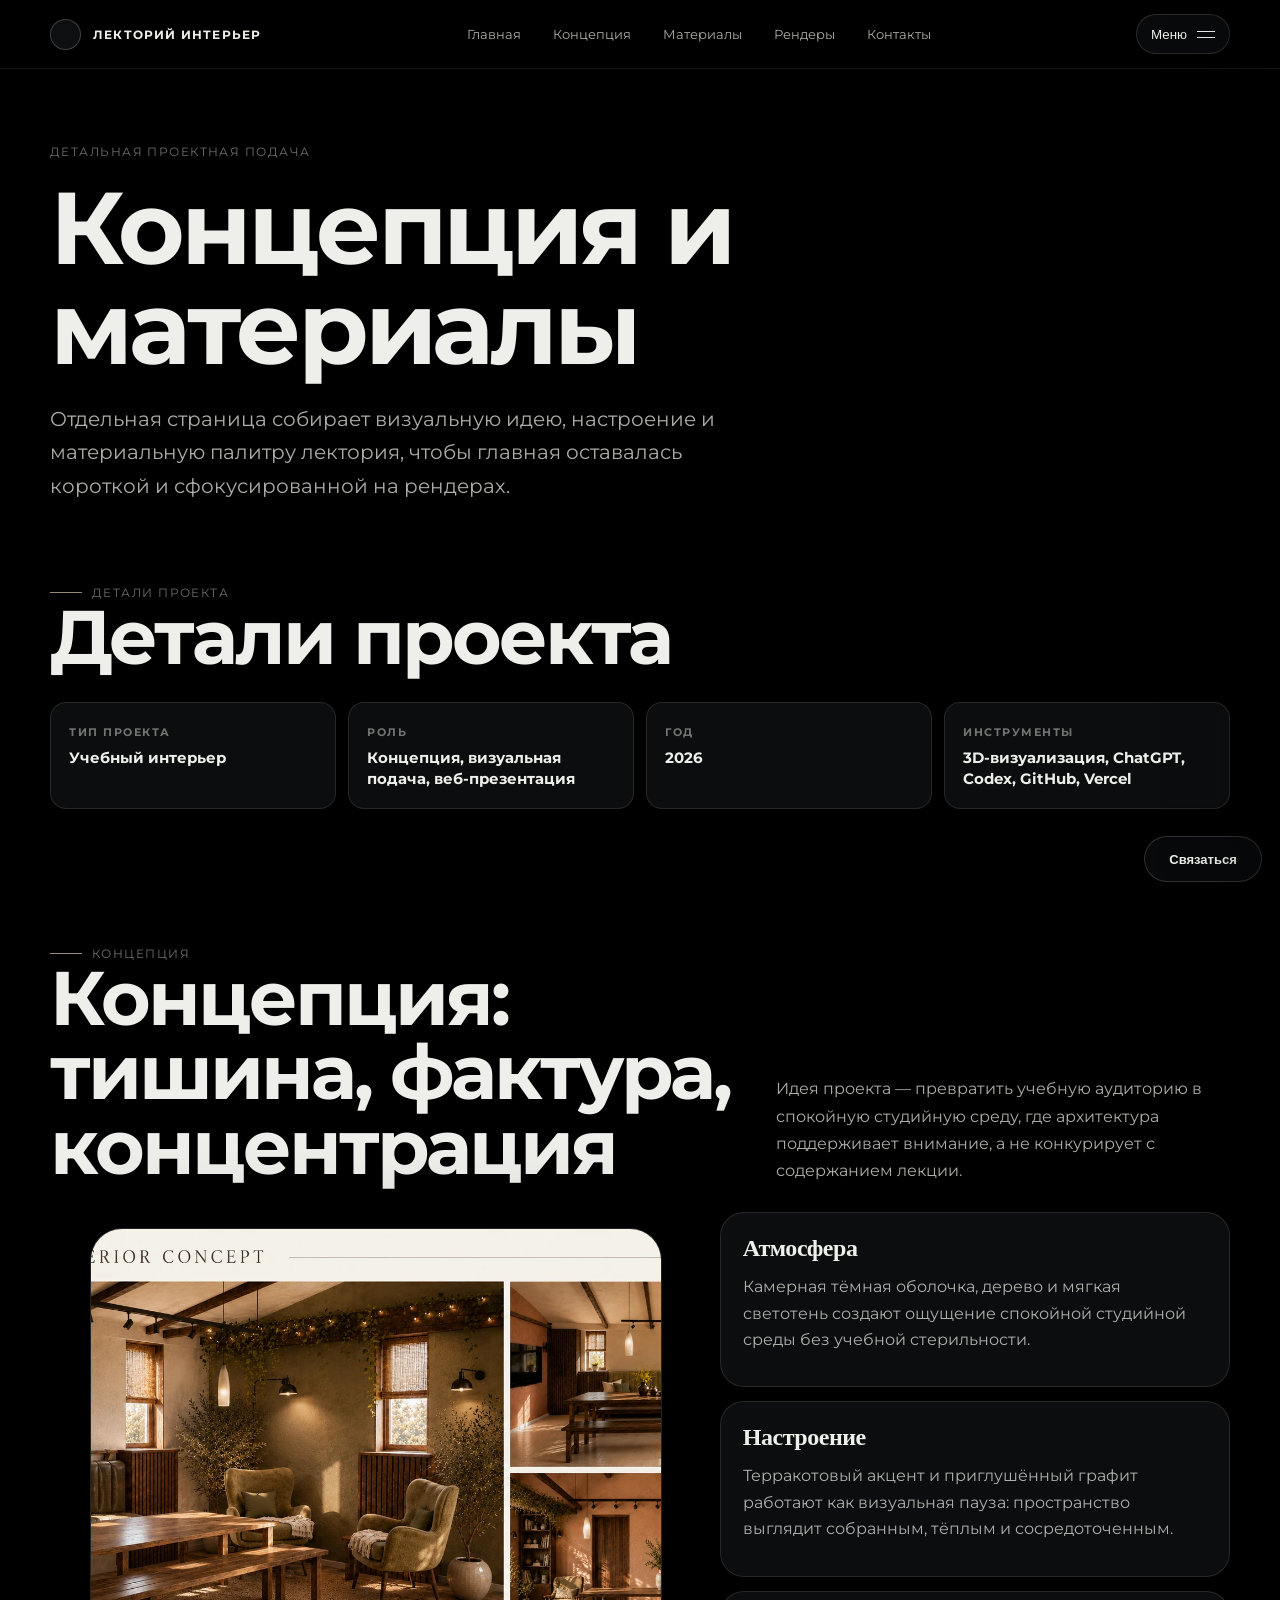
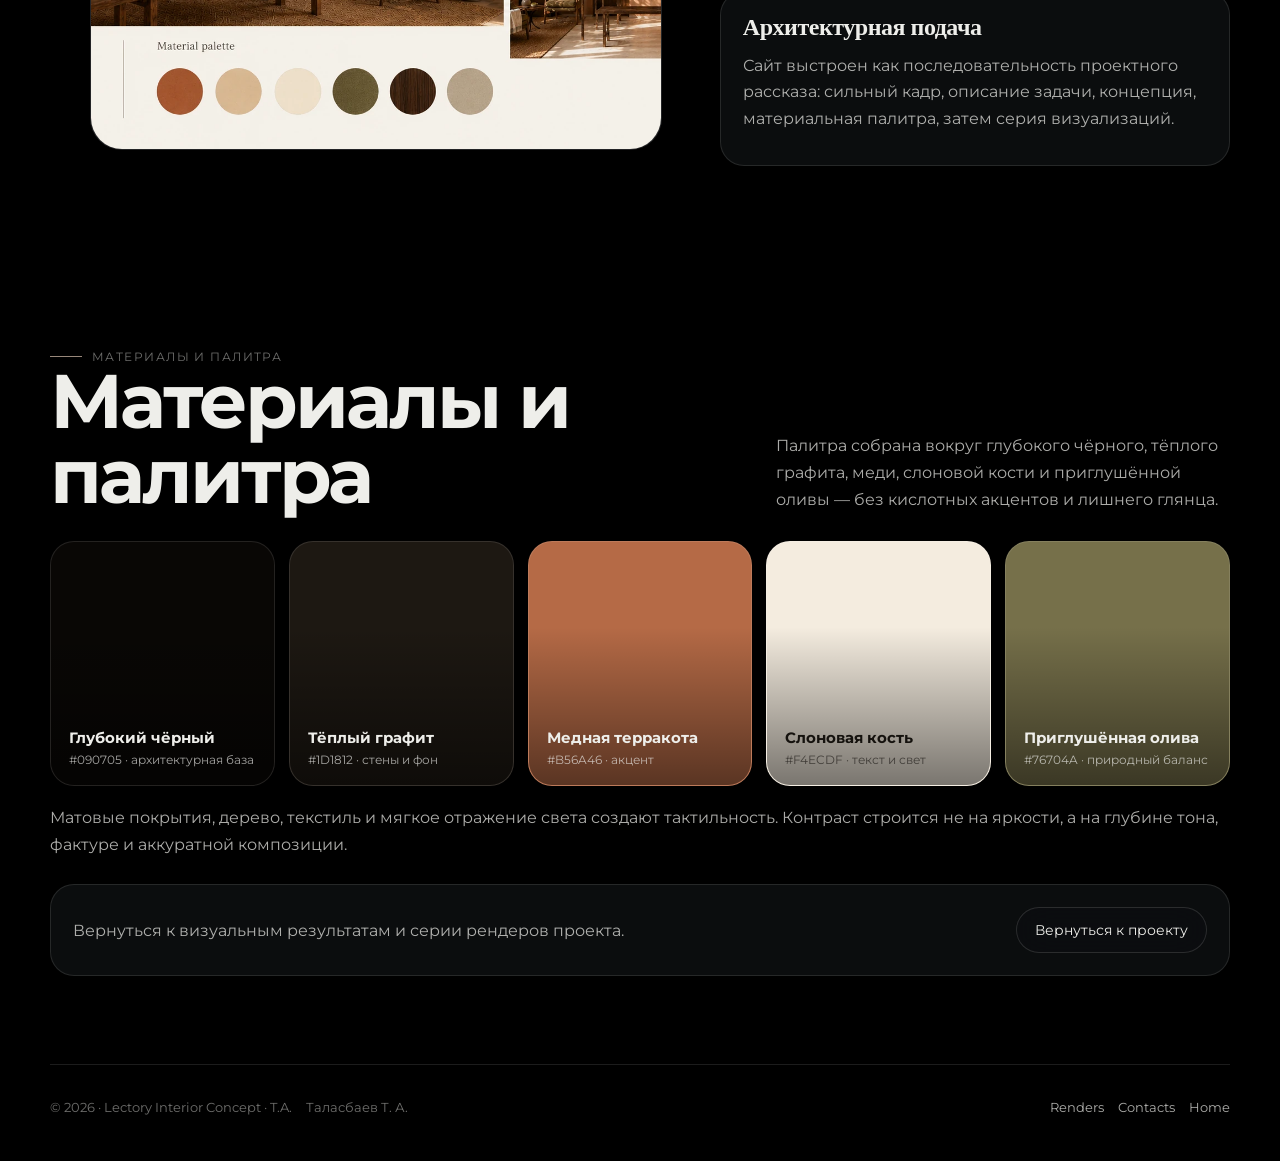
<file: concept.html>
<!doctype html>
<html lang="ru">
<head>
  <meta charset="utf-8">
  <meta name="viewport" content="width=device-width, initial-scale=1">
  <title>Концепция и материалы — Лекторий</title>
  <meta name="description" content="Детальная проектная подача концепции и материалов учебного интерьера лектория.">
  <meta name="theme-color" content="#000000">
  <style>
    :root {
      color-scheme: dark;
      --black: #111315;
      --graphite: #141618;
      --graphite-soft: #1b1e21;
      --ivory: #eeeeea;
      --ivory-muted: rgba(238, 238, 234, .72);
      --ivory-dim: rgba(238, 238, 234, .46);
      --copper: #98877a;
      --line: rgba(255, 255, 255, .11);
      --line-strong: rgba(255, 255, 255, .20);
      --card: rgba(255, 255, 255, .04);
      --shadow: 0 34px 110px rgba(0, 0, 0, .48);
      --radius-xl: 32px;
      --radius-lg: 24px;
      --radius-md: 16px;
      --wrap: min(1180px, calc(100% - 40px));
    }

    * { box-sizing: border-box; }

    html {
      scroll-behavior: smooth;
      text-rendering: optimizeLegibility;
      -webkit-font-smoothing: antialiased;
    }

    body {
      margin: 0;
      background: var(--black);
      color: var(--ivory);
      font-family: Inter, ui-sans-serif, system-ui, -apple-system, BlinkMacSystemFont, "Segoe UI", Arial, sans-serif;
      overflow-x: hidden;
    }

    a { color: inherit; text-decoration: none; }
    img { display: block; max-width: 100%; height: auto; }
    h1, h2, h3, p { margin: 0; }
    ::selection { background: rgba(152, 135, 122, .44); color: #fff; }

    :focus-visible {
      outline: 2px solid var(--copper);
      outline-offset: 4px;
      border-radius: 18px;
    }

    .topbar {
      position: sticky;
      top: 0;
      z-index: 50;
      border-bottom: 1px solid var(--line);
      background: var(--black);
    }

    .nav {
      width: var(--wrap);
      min-height: 68px;
      margin: 0 auto;
      display: flex;
      align-items: center;
      justify-content: space-between;
      gap: 22px;
    }

    .brand {
      display: inline-flex;
      align-items: center;
      gap: 12px;
      min-width: max-content;
      font-family: Georgia, "Times New Roman", serif;
      font-size: 12px;
      font-weight: 700;
      letter-spacing: .18em;
      text-transform: uppercase;
    }

    .brand-mark {
      width: 31px;
      height: 31px;
      border-radius: 50%;
      background: var(--graphite-soft);
      border: 1px solid var(--line-strong);
    }

    .nav-links {
      display: flex;
      align-items: center;
      justify-content: flex-end;
      gap: 6px;
      color: var(--ivory-muted);
      font-size: 13px;
    }

    .nav-links a {
      padding: 9px 12px;
      border: 1px solid transparent;
      border-radius: 999px;
      transition: border-color .2s ease, background .2s ease, color .2s ease;
    }

    .nav-links a:hover {
      color: var(--ivory);
      border-color: var(--line);
      background: rgba(255, 255, 255, .045);
    }



    .menu-toggle {
      display: inline-flex;
      align-items: center;
      gap: 10px;
      min-height: 40px;
      padding: 0 14px;
      border: 1px solid var(--line);
      border-radius: 999px;
      background: var(--card);
      color: var(--ivory);
      cursor: pointer;
    }

    .menu-toggle-lines {
      display: inline-grid;
      gap: 5px;
      width: 18px;
    }

    .menu-toggle-lines::before,
    .menu-toggle-lines::after {
      content: "";
      display: block;
      height: 1px;
      background: currentColor;
    }

    .drawer-overlay {
      position: fixed;
      inset: 0;
      z-index: 90;
      background: rgba(0, 0, 0, .28);
      opacity: 0;
      pointer-events: none;
      transition: opacity .24s ease;
    }

    .drawer-overlay.is-open {
      opacity: 1;
      pointer-events: auto;
    }

    .editorial-drawer {
      position: fixed;
      top: 0;
      right: 0;
      z-index: 100;
      width: clamp(320px, 30vw, 430px);
      max-width: 100%;
      height: 100svh;
      padding: 24px;
      border-left: 1px solid var(--line-strong);
      background: var(--graphite);
      color: var(--ivory);
      transform: translateX(100%);
      transition: transform .28s ease;
      overflow-y: auto;
      overscroll-behavior: contain;
    }

    .editorial-drawer.is-open {
      transform: translateX(0);
    }

    .drawer-head {
      display: flex;
      align-items: center;
      justify-content: space-between;
      gap: 16px;
      padding-bottom: 18px;
      border-bottom: 1px solid var(--line);
    }

    .drawer-title {
      color: var(--ivory-dim);
      font-size: 12px;
      font-weight: 700;
      letter-spacing: .18em;
      text-transform: uppercase;
    }

    .drawer-close {
      min-height: 38px;
      padding: 0 13px;
      border: 1px solid var(--line);
      border-radius: 999px;
      background: var(--card);
      color: var(--ivory);
      cursor: pointer;
    }

    .drawer-section {
      padding: 22px 0;
      border-bottom: 1px solid var(--line);
    }

    .drawer-section h2 {
      margin: 0 0 12px;
      color: var(--ivory-dim);
      font-family: inherit;
      font-size: 12px;
      line-height: 1.2;
      letter-spacing: .16em;
      text-transform: uppercase;
    }

    .drawer-link,
    .drawer-item {
      min-height: 44px;
      display: flex;
      align-items: center;
      justify-content: space-between;
      gap: 14px;
      padding: 10px 0;
      color: var(--ivory-muted);
      border-bottom: 1px solid rgba(255, 255, 255, .055);
    }

    .drawer-link:hover,
    .drawer-link:focus-visible {
      color: var(--ivory);
    }

    .drawer-item span:last-child {
      color: var(--ivory-dim);
      text-align: right;
    }

    .drawer-foot {
      padding-top: 22px;
      color: var(--ivory-dim);
      font-size: 13px;
    }

    body.drawer-open {
      overflow: hidden;
    }

    .section {
      width: var(--wrap);
      margin: 0 auto;
      padding: 88px 0;
      scroll-margin-top: 96px;
    }

    .page-hero {
      padding-top: 72px;
      padding-bottom: 38px;
    }

    .eyebrow,
    .section-kicker {
      display: inline-flex;
      align-items: center;
      gap: 10px;
      color: var(--ivory-dim);
      font-size: 12px;
      letter-spacing: .16em;
      text-transform: uppercase;
    }

    .section-kicker::before {
      content: "";
      width: 32px;
      height: 1px;
      background: var(--copper);
    }

    h1,
    h2 {
      font-family: Georgia, "Times New Roman", serif;
      font-weight: 700;
      letter-spacing: -.04em;
      line-height: .98;
    }

    h1 { margin-top: 18px; max-width: 920px; font-size: clamp(48px, 8vw, 104px); }
    h2 { font-size: clamp(36px, 6vw, 76px); }

    .lead,
    .section-note {
      color: var(--ivory-muted);
      line-height: 1.7;
    }

    .lead { max-width: 720px; margin-top: 24px; font-size: clamp(17px, 1.55vw, 21px); }

    .section-head {
      display: grid;
      grid-template-columns: minmax(0, .8fr) minmax(280px, .52fr);
      gap: 28px;
      align-items: end;
      margin-bottom: 28px;
    }

    .section-head-compact {
      grid-template-columns: 1fr;
    }


    .project-details {
      padding-top: 36px;
      padding-bottom: 42px;
    }

    .details-grid {
      display: grid;
      grid-template-columns: repeat(4, minmax(0, 1fr));
      gap: 12px;
    }

    .detail-card {
      padding: 18px;
      border: 1px solid var(--line);
      border-radius: var(--radius-md);
      background: var(--card);
    }

    .detail-card small {
      color: var(--ivory-dim);
      font-size: 11px;
      font-weight: 700;
      letter-spacing: .14em;
      text-transform: uppercase;
    }

    .detail-card b {
      display: block;
      margin-top: 8px;
      color: var(--ivory);
      font-size: 15px;
      line-height: 1.38;
    }

    .concept-layout {
      display: grid;
      grid-template-columns: minmax(320px, .92fr) minmax(0, .72fr);
      gap: 18px;
      align-items: stretch;
    }

    .concept-board {
      min-height: 520px;
      border: 1px solid var(--line);
      border-radius: var(--radius-xl);
      overflow: hidden;
      background: var(--graphite);
      box-shadow: var(--shadow);
    }

    .concept-board img {
      width: 100%;
      height: 100%;
      min-height: 520px;
      object-fit: cover;
    }

    .principles {
      display: grid;
      gap: 14px;
    }

    .principle,
    .cta-panel {
      padding: 22px;
      border: 1px solid var(--line);
      border-radius: var(--radius-lg);
      background: var(--card);
    }

    .principle b {
      display: block;
      color: var(--ivory);
      font-family: Georgia, "Times New Roman", serif;
      font-size: 24px;
      letter-spacing: -.02em;
    }

    .principle p {
      margin-top: 12px;
      color: var(--ivory-muted);
      line-height: 1.65;
    }

    .palette {
      display: grid;
      grid-template-columns: repeat(5, 1fr);
      gap: 14px;
    }

    .swatch {
      min-height: 245px;
      padding: 18px;
      border: 1px solid var(--line);
      border-radius: var(--radius-lg);
      display: flex;
      flex-direction: column;
      justify-content: flex-end;
      overflow: hidden;
      position: relative;
    }

    .swatch::before {
      content: "";
      position: absolute;
      inset: 0;
      background: linear-gradient(180deg, transparent 35%, rgba(0, 0, 0, .50));
    }

    .swatch b,
    .swatch span { position: relative; z-index: 1; }
    .swatch b { font-size: 15px; }
    .swatch span { margin-top: 5px; color: rgba(238, 238, 234, .68); font-size: 12px; }
    .swatch.black { background: #090705; }
    .swatch.graphite { background: #1d1812; }
    .swatch.copper { background: #b56a46; }
    .swatch.ivory { background: #f4ecdf; color: #15120e; }
    .swatch.ivory span { color: rgba(21, 18, 14, .62); }
    .swatch.olive { background: #76704a; }

    .materials-note {
      margin-top: 18px;
      color: var(--ivory-muted);
      line-height: 1.7;
    }

    .btn {
      display: inline-flex;
      align-items: center;
      justify-content: center;
      min-height: 46px;
      width: max-content;
      padding: 0 18px;
      border: 1px solid var(--line-strong);
      border-radius: 999px;
      background: rgba(255, 255, 255, .045);
      color: var(--ivory);
      font-size: 14px;
      transition: transform .2s ease, background .2s ease, border-color .2s ease;
    }

    .btn:hover { transform: translateY(-2px); background: rgba(255, 255, 255, .07); }

    .cta-panel {
      display: flex;
      flex-wrap: wrap;
      justify-content: space-between;
      gap: 18px;
      align-items: center;
      margin-top: 26px;
    }

    footer {
      width: var(--wrap);
      margin: 0 auto;
      padding: 34px 0 46px;
      border-top: 1px solid var(--line);
      display: grid;
      grid-template-columns: minmax(0, 1fr) auto;
      align-items: center;
      gap: 20px;
      color: var(--ivory-dim);
      font-size: 13px;
    }

    .footer-copy,
    .footer-service {
      display: flex;
      flex-wrap: wrap;
      align-items: center;
      gap: 8px 14px;
    }

    .footer-service { justify-content: flex-end; }
    .footer-service a { color: var(--ivory-muted); }

    @media (max-width: 980px) {
      :root { --wrap: min(100% - 30px, 760px); }
      .nav { min-height: auto; padding: 12px 0; gap: 12px; }
      .nav-links { display: none; }
      .editorial-drawer { width: min(100%, 94vw); }
      .section-head,
      .concept-layout,
      footer { grid-template-columns: 1fr; }
      .details-grid { grid-template-columns: repeat(2, minmax(0, 1fr)); }
      .palette { grid-template-columns: repeat(2, 1fr); }
      .footer-service { justify-content: flex-start; }
    }

    @media (max-width: 640px) {
      :root { --wrap: calc(100% - 28px); }
      .section { padding: 44px 0; }
      .page-hero { padding-top: 42px; padding-bottom: 18px; }
      .brand { font-size: 11px; letter-spacing: .14em; }
      .nav-links { font-size: 12px; gap: 4px; }
      .nav-links a { padding: 8px 10px; }
      h1 { font-size: clamp(40px, 12vw, 58px); }
      h2 { font-size: clamp(32px, 10vw, 46px); }
      .lead,
      .section-note,
      .principle p,
      .materials-note { font-size: 15px; line-height: 1.65; }
      .principles,
      .palette { grid-template-columns: 1fr; }
      .details-grid { grid-template-columns: repeat(2, minmax(0, 1fr)); gap: 10px; }
      .detail-card { padding: 14px; }
      .concept-board,
      .concept-board img { min-height: 250px; }
      .swatch { min-height: 150px; }
      footer { padding-bottom: 34px; line-height: 1.5; }
    }
  </style>
<style id="final-polish-overrides">
@import url('https://fonts.googleapis.com/css2?family=Montserrat:wght@400;500;600;700;800&display=swap');

:root {
  --black: #000000;
  --graphite: rgba(10, 12, 14, .82);
  --graphite-soft: rgba(16, 18, 20, .86);
  --card: rgba(16, 18, 20, .72);
  --line: rgba(255,255,255,.11);
  --line-strong: rgba(255,255,255,.20);
}

html, body {
  background: #000 !important;
  background-image: none !important;
}

body {
  font-family: "Montserrat", Arial, sans-serif !important;
  font-kerning: normal;
  font-feature-settings: "kern" 1;
  text-rendering: optimizeLegibility;
}

.topbar {
  background: rgba(0, 0, 0, .42) !important;
  -webkit-backdrop-filter: blur(18px) saturate(120%);
  backdrop-filter: blur(18px) saturate(120%);
  border-bottom-color: rgba(255,255,255,.09) !important;
  box-shadow: 0 8px 28px rgba(0,0,0,.22);
}

.editorial-drawer {
  background: rgba(10, 12, 14, .76) !important;
  -webkit-backdrop-filter: blur(24px) saturate(112%);
  backdrop-filter: blur(24px) saturate(112%);
  border-left-color: rgba(255,255,255,.14) !important;
  box-shadow: -24px 0 80px rgba(0,0,0,.38), inset 1px 0 0 rgba(255,255,255,.035);
}

.drawer-overlay { background: rgba(0,0,0,.44) !important; }
.drawer-title, .drawer-section h2, .section-kicker, .eyebrow, .contact-link small { letter-spacing: .12em !important; }
.brand { letter-spacing: .10em !important; font-family: inherit !important; }
.nav-links, .btn, .menu-toggle, .drawer-link, .drawer-item, p, .contact-link b { letter-spacing: 0 !important; }

.hero-grid {
  grid-template-columns: minmax(0, 1fr) minmax(400px, .82fr) !important;
  gap: clamp(38px, 5vw, 76px) !important;
}
.hero-copy { min-width: 0; max-width: 100%; position: relative; z-index: 2; }
.hero-visual { position: relative; z-index: 1; }
h1 { max-width: 100% !important; white-space: normal !important; overflow-wrap: normal !important; word-break: normal !important; font-family: inherit !important; letter-spacing: -.04em !important; }
h2 { font-family: inherit !important; letter-spacing: -.04em !important; }
.hero-caption b, .caption b, .frame-index { font-family: inherit !important; }

.panel,
.concept-teaser,
.author-card,
.contact-card,
.author-meta div,
.contact-link,
.drawer-close,
.menu-toggle,
.btn {
  background: rgba(12, 14, 16, .76) !important;
  border-color: rgba(255,255,255,.13) !important;
  -webkit-backdrop-filter: blur(18px) saturate(110%);
  backdrop-filter: blur(18px) saturate(110%);
}

.concept-teaser,
.author-card,
.contact-card {
  box-shadow: inset 0 1px 0 rgba(255,255,255,.045), 0 24px 76px rgba(0,0,0,.30) !important;
}

.render-card { background: #070809 !important; border-color: rgba(255,255,255,.14) !important; }
.caption {
  display: block !important;
  width: 100% !important;
  padding: 18px 20px 20px !important;
  background: rgba(6,7,8,.97) !important;
  border-top-color: rgba(255,255,255,.12) !important;
  color: #f4f4f1 !important;
  text-align: left !important;
}
.caption b {
  display: block !important;
  color: #fff !important;
  font-size: 17px !important;
  line-height: 1.25 !important;
  letter-spacing: -.015em !important;
}
.caption span {
  display: block !important;
  margin-top: 6px !important;
  color: rgba(244,244,241,.72) !important;
  font-size: 13px !important;
  line-height: 1.55 !important;
  letter-spacing: 0 !important;
}

.contact-card {
  grid-template-columns: minmax(0,.58fr) minmax(400px,.76fr) minmax(220px,.40fr) !important;
  align-items: start !important;
  background: rgba(9,11,13,.82) !important;
}
.contact-links { align-content: start !important; }
.contact-link {
  display: flex !important;
  flex-direction: column !important;
  justify-content: center !important;
  align-items: flex-start !important;
  min-height: 86px !important;
  padding: 16px !important;
  border-radius: 20px !important;
  width: 100% !important;
}
.contact-link b {
  font-size: 14px !important;
  line-height: 1.35 !important;
  word-break: normal !important;
  overflow-wrap: anywhere !important;
}
.drawer-contact-link span:last-child {
  max-width: 62%;
  text-align: right;
  overflow-wrap: anywhere;
  color: var(--ivory-muted);
}

@media (max-width: 1180px) and (min-width: 981px) {
  .hero-grid { grid-template-columns: minmax(0,1fr) minmax(350px,.75fr) !important; gap: 34px !important; }
  h1 { font-size: clamp(42px, 5vw, 62px) !important; }
  .contact-card { grid-template-columns: minmax(0,.7fr) minmax(390px,1fr) !important; }
  .contact-detail { grid-column: 1 / -1; max-height: 240px; }
}

@media (max-width: 980px) {
  .hero-grid, .contact-card { grid-template-columns: 1fr !important; }
  .hero-visual { order: -1; }
  .contact-detail { max-height: none; }
}

@media (max-width: 640px) {
  .topbar { background: rgba(0,0,0,.72) !important; -webkit-backdrop-filter: blur(13px) saturate(110%); backdrop-filter: blur(13px) saturate(110%); }
  .editorial-drawer { background: rgba(8,10,12,.90) !important; -webkit-backdrop-filter: blur(14px) saturate(108%); backdrop-filter: blur(14px) saturate(108%); }
  .caption { padding: 15px 16px 17px !important; }
  .caption b { font-size: 16px !important; }
  .caption span { font-size: 12px !important; }
  .contact-link { min-height: 78px !important; }
}
</style>
  <link rel="stylesheet" href="assets/site.css">
</head>
<body>
  <header class="topbar" aria-label="Навигация по странице">
    <nav class="nav">
      <a class="brand" href="index.html" aria-label="Вернуться на главную страницу">
        <span class="brand-mark" aria-hidden="true"></span>
        <span>Лекторий интерьер</span>
      </a>
      <div class="nav-links" aria-label="Разделы детальной страницы">
        <a href="index.html">Главная</a>
        <a href="#concept">Концепция</a>
        <a href="#materials">Материалы</a>
        <a href="index.html#renders">Рендеры</a>
        <a href="contacts.html">Контакты</a>
      </div>
      <button class="menu-toggle" type="button" data-drawer-toggle aria-label="Открыть меню" aria-expanded="false" aria-controls="site-drawer"><span data-menu-label>Меню</span><span class="menu-toggle-lines" aria-hidden="true"></span></button>
    </nav>
  </header>

  <div class="drawer-overlay" data-drawer-overlay hidden></div>
  <aside class="editorial-drawer" id="site-drawer" aria-hidden="true" inert aria-label="Editorial navigation drawer">
    <div class="drawer-head">
      <span class="drawer-title">Меню проекта</span>
      <button class="drawer-close" type="button" data-drawer-close aria-label="Закрыть меню">Закрыть</button>
    </div>
    <section class="drawer-section" aria-labelledby="drawer-nav-title">
      <h2 id="drawer-nav-title">Навигация</h2>
      <a class="drawer-link" href="index.html">Главная</a>
      <a class="drawer-link" href="index.html#about">О проекте</a>
      <a class="drawer-link" href="concept.html">Концепция и материалы</a>
      <a class="drawer-link" href="index.html#renders">Рендеры</a>
      <a class="drawer-link" href="index.html#author">Автор</a>
      <a class="drawer-link" href="contacts.html">Контакты</a>
    </section>
    <section class="drawer-section" aria-labelledby="drawer-project-title">
      <h2 id="drawer-project-title">Проект</h2>
      <a class="drawer-link" href="https://github.com/WhyPonySwag/lectory-project">GitHub</a>
      <a class="drawer-link" href="https://lectory-project.vercel.app">Live site</a>
      <div class="drawer-item"><span>PDF</span><span>скоро</span></div>
    </section>
    <section class="drawer-section" aria-labelledby="drawer-contact-title">
      <h2 id="drawer-contact-title">Связь</h2>
      <a class="drawer-link drawer-contact-link" href="https://t.me/doomrushaz2000" target="_blank" rel="noopener noreferrer" aria-label="Открыть Telegram @doomrushaz2000"><span>Telegram</span><span>@doomrushaz2000</span></a>
      <a class="drawer-link drawer-contact-link" href="mailto:yourtoxicpm@gmail.com" aria-label="Написать на yourtoxicpm@gmail.com"><span>Email</span><span>yourtoxicpm@gmail.com</span></a>
    </section>
    <div class="drawer-foot">Lectory Interior Concept · 2026</div>
  </aside>

  <main>
    <section class="section page-hero" aria-labelledby="page-title">
      <span class="eyebrow">Детальная проектная подача</span>
      <h1 id="page-title">Концепция и материалы</h1>
      <p class="lead">Отдельная страница собирает визуальную идею, настроение и материальную палитру лектория, чтобы главная оставалась короткой и сфокусированной на рендерах.</p>
    </section>

    <section class="section project-details" id="project-details" aria-labelledby="project-details-title">
      <div class="section-head section-head-compact">
        <div>
          <span class="section-kicker">Детали проекта</span>
          <h2 id="project-details-title">Детали проекта</h2>
        </div>
      </div>
      <div class="details-grid" aria-label="Краткие детали проекта">
        <article class="detail-card"><small>Тип проекта</small><b>Учебный интерьер</b></article>
        <article class="detail-card"><small>Роль</small><b>Концепция, визуальная подача, веб-презентация</b></article>
        <article class="detail-card"><small>Год</small><b>2026</b></article>
        <article class="detail-card"><small>Инструменты</small><b>3D-визуализация, ChatGPT, Codex, GitHub, Vercel</b></article>
      </div>
    </section>

    <section class="section" id="concept" aria-labelledby="concept-title">
      <div class="section-head">
        <div>
          <span class="section-kicker">Концепция</span>
          <h2 id="concept-title">Концепция: тишина, фактура, концентрация</h2>
        </div>
        <p class="section-note">Идея проекта — превратить учебную аудиторию в спокойную студийную среду, где архитектура поддерживает внимание, а не конкурирует с содержанием лекции.</p>
      </div>
      <div class="concept-layout">
        <figure class="concept-board" aria-label="Концепт-борд материалов и визуального настроения проекта">
          <img src="assets/concept-board.webp" alt="Концепт-борд учебного лектория с материалами, тёплой палитрой и интерьерными референсами" width="1000" height="720" loading="lazy" decoding="async">
        </figure>
        <div class="principles">
          <article class="principle"><b>Атмосфера</b><p>Камерная тёмная оболочка, дерево и мягкая светотень создают ощущение спокойной студийной среды без учебной стерильности.</p></article>
          <article class="principle"><b>Настроение</b><p>Терракотовый акцент и приглушённый графит работают как визуальная пауза: пространство выглядит собранным, тёплым и сосредоточенным.</p></article>
          <article class="principle"><b>Архитектурная подача</b><p>Сайт выстроен как последовательность проектного рассказа: сильный кадр, описание задачи, концепция, материальная палитра, затем серия визуализаций.</p></article>
        </div>
      </div>
    </section>

    <section class="section" id="materials" aria-labelledby="materials-title">
      <div class="section-head">
        <div>
          <span class="section-kicker">Материалы и палитра</span>
          <h2 id="materials-title">Материалы и палитра</h2>
        </div>
        <p class="section-note">Палитра собрана вокруг глубокого чёрного, тёплого графита, меди, слоновой кости и приглушённой оливы — без кислотных акцентов и лишнего глянца.</p>
      </div>
      <div class="palette" aria-label="Цветовая палитра проекта">
        <div class="swatch black"><b>Глубокий чёрный</b><span>#090705 · архитектурная база</span></div>
        <div class="swatch graphite"><b>Тёплый графит</b><span>#1D1812 · стены и фон</span></div>
        <div class="swatch copper"><b>Медная терракота</b><span>#B56A46 · акцент</span></div>
        <div class="swatch ivory"><b>Слоновая кость</b><span>#F4ECDF · текст и свет</span></div>
        <div class="swatch olive"><b>Приглушённая олива</b><span>#76704A · природный баланс</span></div>
      </div>
      <p class="materials-note">Матовые покрытия, дерево, текстиль и мягкое отражение света создают тактильность. Контраст строится не на яркости, а на глубине тона, фактуре и аккуратной композиции.</p>
      <div class="cta-panel">
        <p class="section-note">Вернуться к визуальным результатам и серии рендеров проекта.</p>
        <a class="btn" href="index.html#renders">Вернуться к проекту</a>
      </div>
    </section>
  </main>

  <footer>
    <div class="footer-copy">
      <span>© 2026 · Lectory Interior Concept · T.A.</span>
      <span>Таласбаев Т. А.</span>
    </div>
    <div class="footer-service" aria-label="Сервисные ссылки">
      <a href="index.html#renders">Renders</a>
      <a href="contacts.html">Contacts</a>
      <a href="index.html">Home</a>
    </div>
  </footer>

  <div class="floating-contact" data-floating-contact>
    <div class="floating-contact__panel" id="floating-contact-panel" data-floating-contact-panel role="dialog" aria-modal="false" aria-labelledby="floating-contact-title" hidden>
      <span class="floating-contact__title" id="floating-contact-title">Быстрая связь</span>
      <a class="floating-contact__link" href="https://t.me/doomrushaz2000" target="_blank" rel="noopener noreferrer"><span>Telegram</span><span>@doomrushaz2000</span></a>
      <a class="floating-contact__link" href="mailto:yourtoxicpm@gmail.com"><span>Email</span><span>yourtoxicpm@gmail.com</span></a>
      <a class="floating-contact__link" href="https://github.com/WhyPonySwag" target="_blank" rel="noopener noreferrer"><span>GitHub</span><span>WhyPonySwag</span></a>
    </div>
    <button class="floating-contact__button" type="button" data-floating-contact-toggle aria-expanded="false" aria-controls="floating-contact-panel">Связаться</button>
  </div>



  <script src="assets/site.js" defer></script>
</body>
</html>
</file>
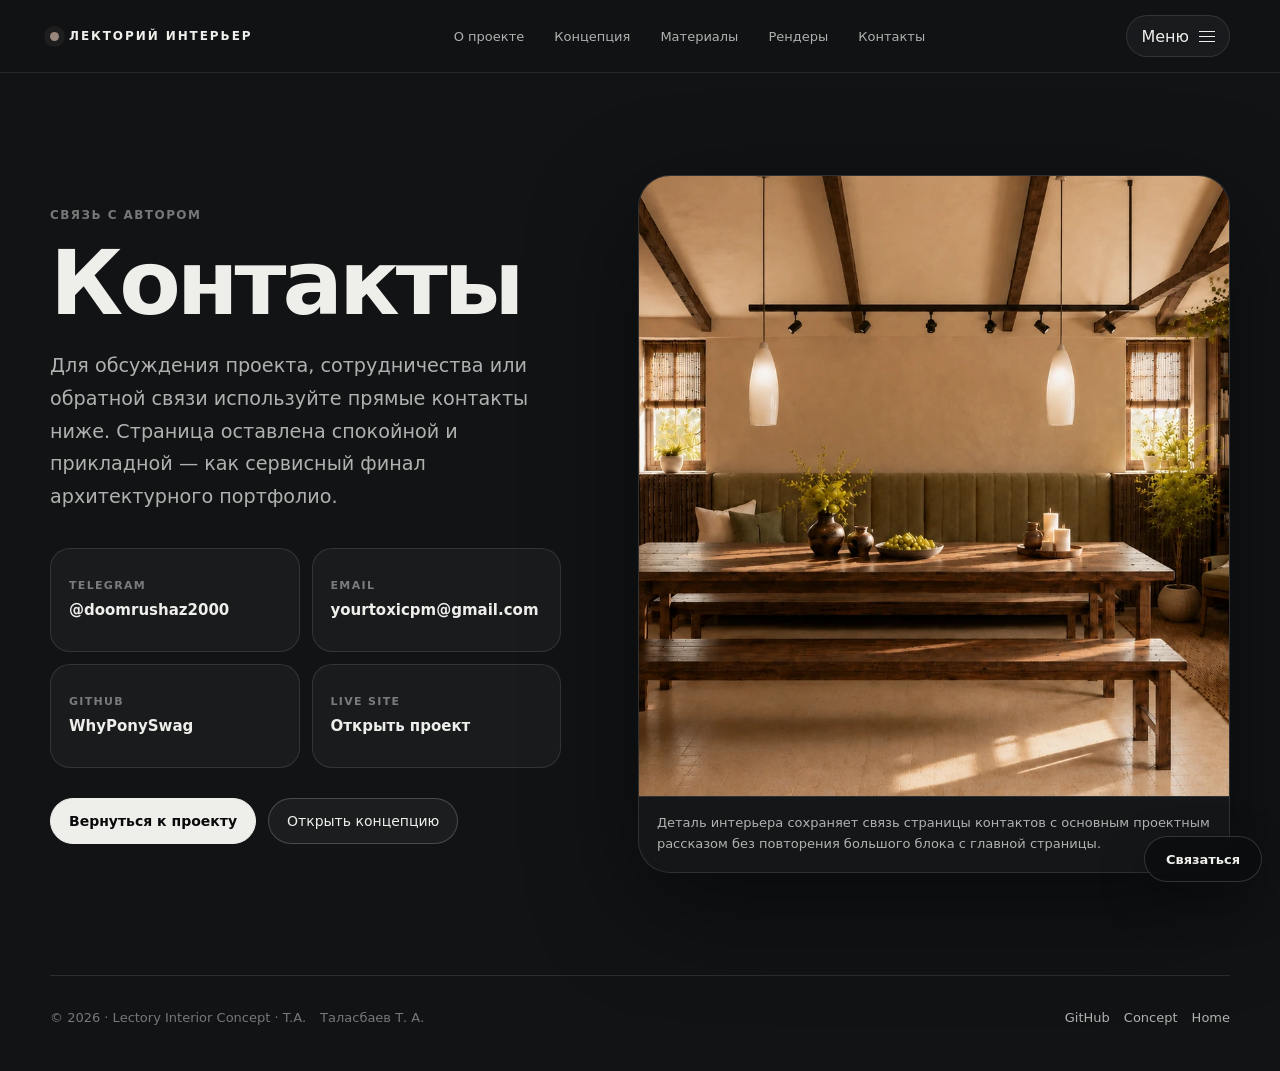
<file: contacts.html>
<!doctype html>
<html lang="ru">
<head>
  <meta charset="utf-8">
  <meta name="viewport" content="width=device-width, initial-scale=1">
  <title>Контакты — Тёплый лекторий</title>
  <meta name="description" content="Контакты автора учебного интерьерного проекта «Тёплый лекторий»: Telegram, Email, GitHub и опубликованная версия проекта.">
  <meta name="theme-color" content="#000000">
  <style>
    :root {
      color-scheme: dark;
      --black: #111315;
      --graphite: #141618;
      --graphite-soft: #1b1e21;
      --ivory: #eeeeea;
      --ivory-muted: rgba(238, 238, 234, .72);
      --ivory-dim: rgba(238, 238, 234, .46);
      --copper: #98877a;
      --line: rgba(255, 255, 255, .11);
      --line-strong: rgba(255, 255, 255, .20);
      --card: rgba(255, 255, 255, .04);
      --shadow: 0 34px 110px rgba(0, 0, 0, .48);
      --radius-xl: 32px;
      --radius-lg: 24px;
      --radius-md: 16px;
      --wrap: min(1180px, calc(100% - 40px));
    }

    * { box-sizing: border-box; }

    html {
      scroll-behavior: smooth;
      text-rendering: optimizeLegibility;
      -webkit-font-smoothing: antialiased;
    }

    body {
      margin: 0;
      min-height: 100svh;
      background: var(--black);
      color: var(--ivory);
      font-family: Inter, ui-sans-serif, system-ui, -apple-system, BlinkMacSystemFont, "Segoe UI", Arial, sans-serif;
      overflow-x: hidden;
    }

    a { color: inherit; text-decoration: none; }
    button { font: inherit; }
    img { display: block; max-width: 100%; height: auto; }
    h1, h2, h3, p { margin: 0; }
    ::selection { background: rgba(152, 135, 122, .44); color: #fff; }

    :focus-visible {
      outline: 2px solid var(--copper);
      outline-offset: 4px;
      border-radius: 18px;
    }

    .skip-link {
      position: absolute;
      left: -999px;
      top: 12px;
      z-index: 1000;
      padding: 10px 14px;
      border-radius: 999px;
      background: var(--ivory);
      color: #14100c;
      font-weight: 700;
    }

    .skip-link:focus { left: 12px; }

    .topbar {
      position: sticky;
      top: 0;
      z-index: 30;
      border-bottom: 1px solid rgba(255, 255, 255, .09);
      background: rgba(17, 19, 21, .72);
      -webkit-backdrop-filter: blur(18px) saturate(120%);
      backdrop-filter: blur(18px) saturate(120%);
    }

    .nav {
      width: var(--wrap);
      min-height: 72px;
      margin: 0 auto;
      display: flex;
      align-items: center;
      justify-content: space-between;
      gap: 18px;
    }

    .brand {
      display: inline-flex;
      align-items: center;
      gap: 10px;
      color: var(--ivory);
      font-size: 12px;
      font-weight: 700;
      letter-spacing: .16em;
      text-transform: uppercase;
    }

    .brand-mark {
      width: 9px;
      height: 9px;
      border-radius: 50%;
      background: var(--copper);
      box-shadow: 0 0 0 6px rgba(152, 135, 122, .10);
    }

    .nav-links {
      display: flex;
      align-items: center;
      gap: 6px;
      color: var(--ivory-muted);
      font-size: 13px;
    }

    .nav-links a {
      padding: 10px 12px;
      border-radius: 999px;
      transition: background .2s ease, color .2s ease;
    }

    .nav-links a:hover,
    .nav-links a:focus-visible { background: rgba(255, 255, 255, .07); color: var(--ivory); }

    .menu-toggle {
      display: inline-flex;
      align-items: center;
      gap: 10px;
      min-height: 42px;
      padding: 0 14px;
      border: 1px solid var(--line);
      border-radius: 999px;
      background: rgba(255, 255, 255, .04);
      color: var(--ivory);
      cursor: pointer;
    }

    .menu-toggle-lines,
    .menu-toggle-lines::before,
    .menu-toggle-lines::after {
      display: block;
      width: 16px;
      height: 1px;
      background: currentColor;
      content: "";
    }

    .menu-toggle-lines::before { transform: translateY(-5px); }
    .menu-toggle-lines::after { transform: translateY(4px); }

    .drawer-overlay {
      position: fixed;
      inset: 0;
      z-index: 70;
      background: rgba(0, 0, 0, .44);
      opacity: 0;
      transition: opacity .24s ease;
    }

    .drawer-overlay.is-open { opacity: 1; }

    .editorial-drawer {
      position: fixed;
      top: 0;
      right: 0;
      z-index: 80;
      width: min(420px, 92vw);
      height: 100svh;
      padding: 22px;
      border-left: 1px solid var(--line);
      background: rgba(8, 10, 12, .90);
      -webkit-backdrop-filter: blur(14px) saturate(108%);
      backdrop-filter: blur(14px) saturate(108%);
      transform: translateX(100%);
      transition: transform .28s ease;
      overflow-y: auto;
    }

    .editorial-drawer.is-open { transform: translateX(0); }
    .drawer-head { display: flex; align-items: center; justify-content: space-between; gap: 14px; margin-bottom: 26px; }
    .drawer-title, .drawer-section h2 { color: var(--ivory-dim); font-size: 11px; letter-spacing: .12em; text-transform: uppercase; }
    .drawer-close { min-height: 40px; padding: 0 13px; border: 1px solid var(--line); border-radius: 999px; background: transparent; color: var(--ivory); cursor: pointer; }
    .drawer-section { display: grid; gap: 10px; padding: 20px 0; border-top: 1px solid var(--line); }
    .drawer-link, .drawer-item { display: flex; align-items: center; justify-content: space-between; gap: 14px; min-height: 48px; padding: 0 14px; border: 1px solid var(--line); border-radius: var(--radius-md); background: rgba(255,255,255,.025); color: var(--ivory-muted); }
    .drawer-link:hover, .drawer-link:focus-visible { border-color: var(--line-strong); color: var(--ivory); background: rgba(255,255,255,.055); }
    .drawer-item span:last-child, .drawer-contact-link span:last-child { max-width: 62%; text-align: right; overflow-wrap: anywhere; color: var(--ivory-muted); }
    .drawer-foot { padding-top: 22px; border-top: 1px solid var(--line); color: var(--ivory-dim); font-size: 12px; }
    body.drawer-open { overflow: hidden; }

    main {
      width: var(--wrap);
      margin: 0 auto;
      padding: clamp(54px, 8vw, 104px) 0 clamp(62px, 8vw, 104px);
    }

    .contacts-hero {
      display: grid;
      grid-template-columns: minmax(0, .82fr) minmax(380px, .95fr);
      gap: clamp(34px, 6vw, 88px);
      align-items: center;
    }

    .eyebrow {
      color: var(--ivory-dim);
      font-size: 12px;
      font-weight: 700;
      letter-spacing: .12em;
      text-transform: uppercase;
    }

    h1 {
      margin-top: 18px;
      font-size: clamp(46px, 7vw, 92px);
      line-height: .95;
      letter-spacing: -.045em;
    }

    .lead {
      margin-top: 24px;
      max-width: 640px;
      color: var(--ivory-muted);
      font-size: clamp(16px, 1.5vw, 20px);
      line-height: 1.7;
    }

    .contact-list {
      display: grid;
      grid-template-columns: repeat(2, minmax(0, 1fr));
      gap: 12px;
      margin-top: 34px;
    }

    .contact-link {
      min-height: 104px;
      display: flex;
      flex-direction: column;
      justify-content: center;
      align-items: flex-start;
      gap: 8px;
      padding: 18px;
      border: 1px solid var(--line);
      border-radius: 20px;
      background: rgba(255, 255, 255, .035);
      overflow-wrap: anywhere;
      transition: transform .2s ease, border-color .2s ease, background .2s ease;
    }

    .contact-link:hover,
    .contact-link:focus-visible { transform: translateY(-2px); border-color: var(--line-strong); background: rgba(255, 255, 255, .055); }
    .contact-link small { color: var(--ivory-dim); font-size: 11px; font-weight: 700; letter-spacing: .12em; text-transform: uppercase; }
    .contact-link b { font-size: 15px; line-height: 1.35; }

    .contact-visual {
      margin: 0;
      overflow: hidden;
      border: 1px solid var(--line);
      border-radius: var(--radius-xl);
      background: var(--graphite);
      box-shadow: var(--shadow);
    }

    .contact-visual img {
      width: 100%;
      min-height: 620px;
      object-fit: cover;
    }

    .contact-visual figcaption {
      padding: 16px 18px 18px;
      border-top: 1px solid var(--line);
      color: var(--ivory-muted);
      font-size: 13px;
      line-height: 1.55;
    }

    .actions { display: flex; flex-wrap: wrap; gap: 12px; margin-top: 30px; }
    .btn { min-height: 46px; display: inline-flex; align-items: center; justify-content: center; padding: 0 18px; border: 1px solid var(--line-strong); border-radius: 999px; background: rgba(255,255,255,.045); color: var(--ivory); font-size: 14px; transition: transform .2s ease, background .2s ease, border-color .2s ease; }
    .btn:hover { transform: translateY(-2px); background: rgba(255,255,255,.07); }
    .btn.primary { background: var(--ivory); color: #090a0b; border-color: var(--ivory); font-weight: 700; }

    footer {
      width: var(--wrap);
      margin: 0 auto;
      padding: 34px 0 46px;
      border-top: 1px solid var(--line);
      display: grid;
      grid-template-columns: minmax(0, 1fr) auto;
      align-items: center;
      gap: 20px;
      color: var(--ivory-dim);
      font-size: 13px;
    }

    .footer-copy, .footer-service { display: flex; flex-wrap: wrap; align-items: center; gap: 8px 14px; }
    .footer-service { justify-content: flex-end; }
    .footer-service a { color: var(--ivory-muted); }

    @media (prefers-reduced-motion: reduce) {
      *, *::before, *::after { scroll-behavior: auto !important; transition-duration: .01ms !important; animation-duration: .01ms !important; }
    }

    @media (max-width: 980px) {
      :root { --wrap: min(100% - 30px, 760px); }
      .nav { min-height: auto; padding: 12px 0; gap: 12px; }
      .nav-links { display: none; }
      .editorial-drawer { width: min(100%, 94vw); }
      .contacts-hero { grid-template-columns: 1fr; }
      .contact-visual { order: -1; }
      .contact-visual img { min-height: 360px; aspect-ratio: 4 / 3; }
      footer { grid-template-columns: 1fr; }
      .footer-service { justify-content: flex-start; }
    }

    @media (max-width: 640px) {
      :root { --wrap: calc(100% - 28px); }
      .brand { font-size: 11px; letter-spacing: .14em; }
      h1 { font-size: clamp(40px, 12vw, 58px); }
      .lead { font-size: 15px; line-height: 1.65; }
      .contact-list { grid-template-columns: 1fr; }
      .actions { flex-direction: column; }
      .btn { width: 100%; }
      .contact-link { min-height: 86px; }
    }
  </style>
  <link rel="stylesheet" href="assets/site.css">
</head>
<body>
  <a class="skip-link" href="#content">Перейти к содержанию</a>
  <header class="topbar" aria-label="Навигация по странице">
    <nav class="nav">
      <a class="brand" href="index.html" aria-label="Лекторий — на главную страницу"><span class="brand-mark" aria-hidden="true"></span><span>Лекторий интерьер</span></a>
      <div class="nav-links" aria-label="Разделы проекта">
        <a href="index.html#about">О проекте</a>
        <a href="concept.html#concept">Концепция</a>
        <a href="concept.html#materials">Материалы</a>
        <a href="index.html#renders">Рендеры</a>
        <a href="contacts.html" aria-current="page">Контакты</a>
      </div>
      <button class="menu-toggle" type="button" data-drawer-toggle aria-label="Открыть меню" aria-expanded="false" aria-controls="site-drawer"><span data-menu-label>Меню</span><span class="menu-toggle-lines" aria-hidden="true"></span></button>
    </nav>
  </header>

  <div class="drawer-overlay" data-drawer-overlay hidden></div>
  <aside class="editorial-drawer" id="site-drawer" aria-hidden="true" inert aria-label="Editorial navigation drawer">
    <div class="drawer-head">
      <span class="drawer-title">Меню проекта</span>
      <button class="drawer-close" type="button" data-drawer-close aria-label="Закрыть меню">Закрыть</button>
    </div>
    <section class="drawer-section" aria-labelledby="drawer-nav-title">
      <h2 id="drawer-nav-title">Навигация</h2>
      <a class="drawer-link" href="index.html">Главная</a>
      <a class="drawer-link" href="index.html#about">О проекте</a>
      <a class="drawer-link" href="concept.html">Концепция и материалы</a>
      <a class="drawer-link" href="index.html#renders">Рендеры</a>
      <a class="drawer-link" href="index.html#author">Автор</a>
      <a class="drawer-link" href="contacts.html">Контакты</a>
    </section>
    <section class="drawer-section" aria-labelledby="drawer-project-title">
      <h2 id="drawer-project-title">Проект</h2>
      <a class="drawer-link" href="https://github.com/WhyPonySwag/lectory-project" target="_blank" rel="noopener noreferrer">GitHub</a>
      <a class="drawer-link" href="https://lectory-project.vercel.app" target="_blank" rel="noopener noreferrer">Live site</a>
      <div class="drawer-item"><span>PDF</span><span>скоро</span></div>
    </section>
    <section class="drawer-section" aria-labelledby="drawer-contact-title">
      <h2 id="drawer-contact-title">Связь</h2>
      <a class="drawer-link drawer-contact-link" href="https://t.me/doomrushaz2000" target="_blank" rel="noopener noreferrer" aria-label="Открыть Telegram @doomrushaz2000"><span>Telegram</span><span>@doomrushaz2000</span></a>
      <a class="drawer-link drawer-contact-link" href="mailto:yourtoxicpm@gmail.com" aria-label="Написать на yourtoxicpm@gmail.com"><span>Email</span><span>yourtoxicpm@gmail.com</span></a>
    </section>
    <div class="drawer-foot">Lectory Interior Concept · 2026</div>
  </aside>

  <main id="content">
    <section class="contacts-hero" aria-labelledby="contacts-title">
      <div>
        <span class="eyebrow">Связь с автором</span>
        <h1 id="contacts-title">Контакты</h1>
        <p class="lead">Для обсуждения проекта, сотрудничества или обратной связи используйте прямые контакты ниже. Страница оставлена спокойной и прикладной — как сервисный финал архитектурного портфолио.</p>
        <div class="contact-list" aria-label="Контактные и сервисные ссылки">
          <a class="contact-link" href="https://t.me/doomrushaz2000" target="_blank" rel="noopener noreferrer" aria-label="Открыть Telegram @doomrushaz2000"><small>Telegram</small><b>@doomrushaz2000</b></a>
          <a class="contact-link" href="mailto:yourtoxicpm@gmail.com" aria-label="Написать на yourtoxicpm@gmail.com"><small>Email</small><b>yourtoxicpm@gmail.com</b></a>
          <a class="contact-link" href="https://github.com/WhyPonySwag" target="_blank" rel="noopener noreferrer" aria-label="Открыть GitHub автора"><small>GitHub</small><b>WhyPonySwag</b></a>
          <a class="contact-link" href="https://lectory-project.vercel.app" target="_blank" rel="noopener noreferrer" aria-label="Открыть опубликованную версию проекта"><small>Live site</small><b>Открыть проект</b></a>
        </div>
        <div class="actions" aria-label="Навигация по страницам проекта">
          <a class="btn primary" href="index.html">Вернуться к проекту</a>
          <a class="btn" href="concept.html">Открыть концепцию</a>
        </div>
      </div>
      <figure class="contact-visual">
        <img src="assets/render-02.webp" alt="Деталь интерьера лектория с тёплой палитрой и акцентной стеной" width="900" height="675" loading="eager" decoding="async">
        <figcaption>Деталь интерьера сохраняет связь страницы контактов с основным проектным рассказом без повторения большого блока с главной страницы.</figcaption>
      </figure>
    </section>
  </main>

  <footer>
    <div class="footer-copy">
      <span>© 2026 · Lectory Interior Concept · T.A.</span>
      <span>Таласбаев Т. А.</span>
    </div>
    <div class="footer-service" aria-label="Сервисные ссылки">
      <a href="https://github.com/WhyPonySwag" target="_blank" rel="noopener noreferrer">GitHub</a>
      <a href="concept.html">Concept</a>
      <a href="index.html">Home</a>
    </div>
  </footer>

  <div class="floating-contact" data-floating-contact>
    <div class="floating-contact__panel" id="floating-contact-panel" data-floating-contact-panel role="dialog" aria-modal="false" aria-labelledby="floating-contact-title" hidden>
      <span class="floating-contact__title" id="floating-contact-title">Быстрая связь</span>
      <a class="floating-contact__link" href="https://t.me/doomrushaz2000" target="_blank" rel="noopener noreferrer"><span>Telegram</span><span>@doomrushaz2000</span></a>
      <a class="floating-contact__link" href="mailto:yourtoxicpm@gmail.com"><span>Email</span><span>yourtoxicpm@gmail.com</span></a>
      <a class="floating-contact__link" href="https://github.com/WhyPonySwag" target="_blank" rel="noopener noreferrer"><span>GitHub</span><span>WhyPonySwag</span></a>
    </div>
    <button class="floating-contact__button" type="button" data-floating-contact-toggle aria-expanded="false" aria-controls="floating-contact-panel">Связаться</button>
  </div>



  <script src="assets/site.js" defer></script>
</body>
</html>
</file>
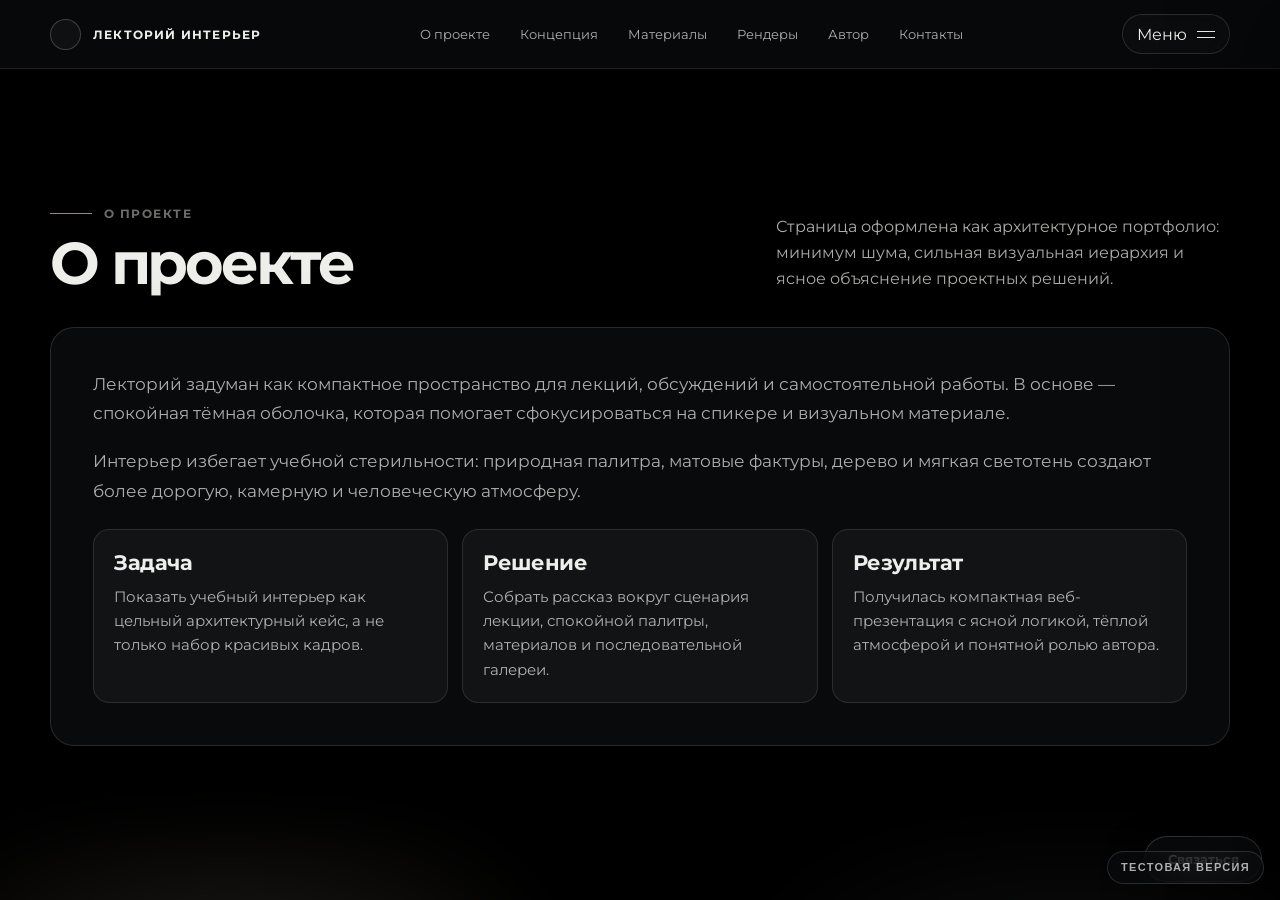
<file: preview.html>
<!doctype html>
<html lang="ru">
<head>
  <meta charset="utf-8">
  <meta name="viewport" content="width=device-width, initial-scale=1">
  <title>Лекторий — тест стекла и шрифта</title>
  <meta name="robots" content="noindex,nofollow">
  <style>
    * { box-sizing: border-box; }
    html, body { width: 100%; height: 100%; margin: 0; background: #0b0d0f; overflow: hidden; }
    iframe { display: block; width: 100%; height: 100%; border: 0; background: #111315; }
    .preview-label {
      position: fixed;
      right: 16px;
      bottom: 16px;
      z-index: 9999;
      padding: 9px 13px;
      border: 1px solid rgba(255,255,255,.14);
      border-radius: 999px;
      background: rgba(10,12,14,.62);
      color: rgba(255,255,255,.68);
      font: 600 11px/1.2 Arial, sans-serif;
      letter-spacing: .12em;
      text-transform: uppercase;
      -webkit-backdrop-filter: blur(16px);
      backdrop-filter: blur(16px);
      pointer-events: none;
    }
  </style>
</head>
<body>
  <iframe id="site" src="index.html#concept-preview" title="Изолированная тестовая версия сайта"></iframe>
  <div class="preview-label">тестовая версия</div>

  <script>
    const frame = document.querySelector('#site');

    function applyPreview() {
      const doc = frame.contentDocument;
      if (!doc || !doc.head) return;

      const fontLink = doc.createElement('link');
      fontLink.rel = 'preconnect';
      fontLink.href = 'https://fonts.googleapis.com';
      doc.head.appendChild(fontLink);

      const fontStyle = doc.createElement('link');
      fontStyle.rel = 'stylesheet';
      fontStyle.href = 'https://fonts.googleapis.com/css2?family=Montserrat:wght@400;500;600;700;800&display=swap';
      doc.head.appendChild(fontStyle);

      const style = doc.createElement('style');
      style.id = 'isolated-preview-styles';
      style.textContent = `
        body,
        button,
        a,
        .brand,
        .hero-caption b,
        .caption b,
        .frame-index,
        .case-step b,
        .principle b {
          font-family: 'Montserrat', Arial, sans-serif !important;
        }

        h1,
        h2,
        h3 {
          font-family: 'Montserrat', Arial, sans-serif !important;
          font-weight: 700 !important;
          letter-spacing: -.055em !important;
        }

        .topbar {
          background: rgba(10, 12, 14, .72) !important;
          -webkit-backdrop-filter: blur(20px) saturate(120%);
          backdrop-filter: blur(20px) saturate(120%);
        }

        #concept-preview {
          position: relative;
          isolation: isolate;
        }

        #concept-preview::before {
          content: '';
          position: absolute;
          inset: 2% -8%;
          z-index: -1;
          pointer-events: none;
          background:
            radial-gradient(circle at 20% 45%, rgba(152,135,122,.30), transparent 34%),
            radial-gradient(circle at 82% 58%, rgba(111,115,112,.23), transparent 38%);
          filter: blur(44px);
          opacity: .95;
        }

        .concept-teaser {
          position: relative;
          overflow: hidden;
          background: rgba(12, 14, 16, .58) !important;
          border-color: rgba(255,255,255,.16) !important;
          -webkit-backdrop-filter: blur(26px) saturate(120%);
          backdrop-filter: blur(26px) saturate(120%);
          box-shadow:
            0 34px 110px rgba(0,0,0,.48),
            inset 0 1px 0 rgba(255,255,255,.085),
            inset 0 -1px 0 rgba(255,255,255,.025) !important;
        }

        .concept-teaser::after {
          content: '';
          position: absolute;
          inset: 0;
          pointer-events: none;
          background:
            linear-gradient(145deg, rgba(255,255,255,.055), transparent 27%, transparent 70%, rgba(255,255,255,.018));
        }

        .concept-teaser > * {
          position: relative;
          z-index: 1;
        }

        .concept-teaser-visual {
          border-color: rgba(255,255,255,.14) !important;
          background: rgba(0,0,0,.22) !important;
          box-shadow: inset 0 1px 0 rgba(255,255,255,.045);
        }

        .concept-teaser-visual img {
          opacity: .84 !important;
        }

        .teaser-points span,
        .concept-teaser .btn {
          background: rgba(255,255,255,.035) !important;
          border-color: rgba(255,255,255,.13) !important;
          -webkit-backdrop-filter: blur(12px);
          backdrop-filter: blur(12px);
        }
      `;
      doc.head.appendChild(style);

      window.setTimeout(() => {
        doc.querySelector('#concept-preview')?.scrollIntoView({ behavior: 'smooth', block: 'center' });
      }, 450);
    }

    frame.addEventListener('load', applyPreview);
  </script>
</body>
</html>
</file>
<file: assets/site.css>
.floating-contact {
  position: fixed;
  right: max(18px, env(safe-area-inset-right));
  bottom: max(18px, env(safe-area-inset-bottom));
  z-index: 60;
  display: grid;
  justify-items: end;
  gap: 10px;
  pointer-events: none;
}

.floating-contact[hidden] { display: none; }

.floating-contact__button,
.floating-contact__panel {
  pointer-events: auto;
}

.floating-contact__button {
  min-width: 118px;
  min-height: 46px;
  padding: 0 16px;
  border: 1px solid rgba(255, 255, 255, .16);
  border-radius: 999px;
  background: rgba(10, 12, 14, .78);
  color: var(--ivory, #eeeeea);
  -webkit-backdrop-filter: blur(14px) saturate(108%);
  backdrop-filter: blur(14px) saturate(108%);
  box-shadow: 0 18px 48px rgba(0, 0, 0, .28);
  cursor: pointer;
  font-size: 13px;
  font-weight: 700;
  letter-spacing: 0;
  transition: transform .2s ease, border-color .2s ease, background .2s ease, opacity .2s ease;
}

.floating-contact__button:hover,
.floating-contact__button:focus-visible {
  transform: translateY(-2px);
  border-color: rgba(255, 255, 255, .26);
  background: rgba(16, 18, 20, .90);
}

.floating-contact__panel {
  width: min(280px, calc(100vw - 32px));
  padding: 12px;
  border: 1px solid rgba(255, 255, 255, .14);
  border-radius: 22px;
  background: rgba(8, 10, 12, .88);
  color: var(--ivory, #eeeeea);
  -webkit-backdrop-filter: blur(18px) saturate(110%);
  backdrop-filter: blur(18px) saturate(110%);
  box-shadow: 0 24px 70px rgba(0, 0, 0, .38);
  transform: translateY(8px);
  opacity: 0;
  transition: transform .2s ease, opacity .2s ease;
}

.floating-contact__panel:not([hidden]) {
  transform: translateY(0);
  opacity: 1;
}

.floating-contact__title {
  display: block;
  padding: 4px 4px 10px;
  color: var(--ivory-dim, rgba(238, 238, 234, .46));
  font-size: 11px;
  font-weight: 700;
  letter-spacing: .12em;
  text-transform: uppercase;
}

.floating-contact__link {
  display: flex;
  align-items: center;
  justify-content: space-between;
  gap: 14px;
  min-height: 48px;
  padding: 0 12px;
  border: 1px solid rgba(255, 255, 255, .10);
  border-radius: 16px;
  background: rgba(255, 255, 255, .028);
  color: inherit;
  font-size: 14px;
  overflow-wrap: anywhere;
}

.floating-contact__link + .floating-contact__link { margin-top: 8px; }

.floating-contact__link span:last-child {
  max-width: 64%;
  text-align: right;
  color: var(--ivory-muted, rgba(238, 238, 234, .72));
  font-size: 13px;
}

.floating-contact__link:hover,
.floating-contact__link:focus-visible {
  border-color: rgba(255, 255, 255, .20);
  background: rgba(255, 255, 255, .055);
}

body.drawer-open .floating-contact,
body.lightbox-open .floating-contact,
body.presentation-open .floating-contact {
  opacity: 0;
  pointer-events: none;
}

@media (max-width: 640px) {
  .floating-contact {
    right: max(14px, env(safe-area-inset-right));
    bottom: max(14px, env(safe-area-inset-bottom));
  }

  .floating-contact__button {
    min-height: 48px;
    min-width: 124px;
  }

  .floating-contact__panel {
    width: min(300px, calc(100vw - 28px));
  }
}

@media (prefers-reduced-motion: reduce) {
  .floating-contact__button,
  .floating-contact__panel {
    transition: none !important;
  }
}

@keyframes lectoryHeroDrift {
  from { transform: scale(1); }
  to { transform: scale(1.02); }
}

@media (hover: hover) and (pointer: fine) and (min-width: 769px) {
  .hero-visual img {
    transform-origin: center center;
    animation: lectoryHeroDrift 18s ease-in-out infinite alternate;
    will-change: transform;
  }

  .hero-visual:hover img {
    animation-play-state: paused;
    transform: scale(1.02);
    filter: saturate(1.025) contrast(1.02);
  }
}

@media (max-width: 768px), (prefers-reduced-motion: reduce) {
  .hero-visual img {
    animation: none !important;
    will-change: auto !important;
  }
}

.renders-actions {
  display: flex;
  justify-content: flex-end;
  align-items: center;
  gap: 12px;
}

.presentation-viewer {
  position: fixed;
  inset: 0;
  z-index: 130;
  display: grid;
  grid-template-rows: auto minmax(0, 1fr) auto;
  gap: 18px;
  padding: max(22px, env(safe-area-inset-top)) max(22px, env(safe-area-inset-right)) max(22px, env(safe-area-inset-bottom)) max(22px, env(safe-area-inset-left));
  background: rgba(5, 6, 7, .96);
  color: var(--ivory, #eeeeea);
  opacity: 0;
  pointer-events: none;
  transition: opacity .22s ease;
}

.presentation-viewer:not([hidden]) {
  opacity: 1;
  pointer-events: auto;
}

.presentation-viewer__top,
.presentation-viewer__controls {
  display: flex;
  align-items: center;
  justify-content: space-between;
  gap: 16px;
  width: min(1180px, 100%);
  margin: 0 auto;
}

.presentation-viewer__meta {
  display: grid;
  gap: 8px;
  min-width: 0;
}

.presentation-viewer__counter {
  color: var(--ivory-dim, rgba(238, 238, 234, .46));
  font-size: 11px;
  font-weight: 700;
  letter-spacing: .14em;
  text-transform: uppercase;
}

.presentation-viewer__title {
  margin: 0;
  font-size: clamp(24px, 3vw, 42px);
  line-height: 1.05;
  letter-spacing: -.035em;
}

.presentation-viewer__description {
  max-width: 620px;
  color: var(--ivory-muted, rgba(238, 238, 234, .72));
  font-size: 14px;
  line-height: 1.6;
}

.presentation-viewer__close,
.presentation-viewer__nav {
  min-height: 44px;
  padding: 0 16px;
  border: 1px solid rgba(255, 255, 255, .16);
  border-radius: 999px;
  background: rgba(255, 255, 255, .04);
  color: inherit;
  cursor: pointer;
}

.presentation-viewer__close:hover,
.presentation-viewer__close:focus-visible,
.presentation-viewer__nav:hover,
.presentation-viewer__nav:focus-visible {
  border-color: rgba(255, 255, 255, .26);
  background: rgba(255, 255, 255, .07);
}

.presentation-viewer__stage {
  width: min(1180px, 100%);
  min-height: 0;
  margin: 0 auto;
  display: grid;
  place-items: center;
  overflow: hidden;
}

.presentation-viewer__figure {
  width: 100%;
  height: 100%;
  margin: 0;
  display: grid;
  place-items: center;
}

.presentation-viewer__figure img {
  max-width: 100%;
  max-height: 100%;
  width: auto;
  height: auto;
  object-fit: contain;
  border-radius: 18px;
  box-shadow: 0 28px 90px rgba(0, 0, 0, .42);
}

.presentation-viewer__controls {
  justify-content: center;
}

body.presentation-open { overflow: hidden; }

@media (max-width: 760px) {
  .section-head.section-head-compact {
    gap: 18px;
  }

  .renders-actions {
    justify-content: flex-start;
  }

  .presentation-viewer {
    gap: 14px;
    padding: max(16px, env(safe-area-inset-top)) max(14px, env(safe-area-inset-right)) max(16px, env(safe-area-inset-bottom)) max(14px, env(safe-area-inset-left));
  }

  .presentation-viewer__top {
    align-items: flex-start;
  }

  .presentation-viewer__description {
    font-size: 13px;
  }

  .presentation-viewer__figure img {
    border-radius: 14px;
  }

  .presentation-viewer__controls {
    display: grid;
    grid-template-columns: 1fr 1fr;
  }

  .presentation-viewer__nav {
    width: 100%;
  }
}

@media (prefers-reduced-motion: reduce) {
  .presentation-viewer {
    transition: none !important;
  }
}

.section-head.section-head-compact {
  grid-template-columns: minmax(0, 1fr) auto;
  align-items: end;
}

@media (max-width: 760px) {
  .section-head.section-head-compact {
    grid-template-columns: 1fr;
  }
}
</file>
